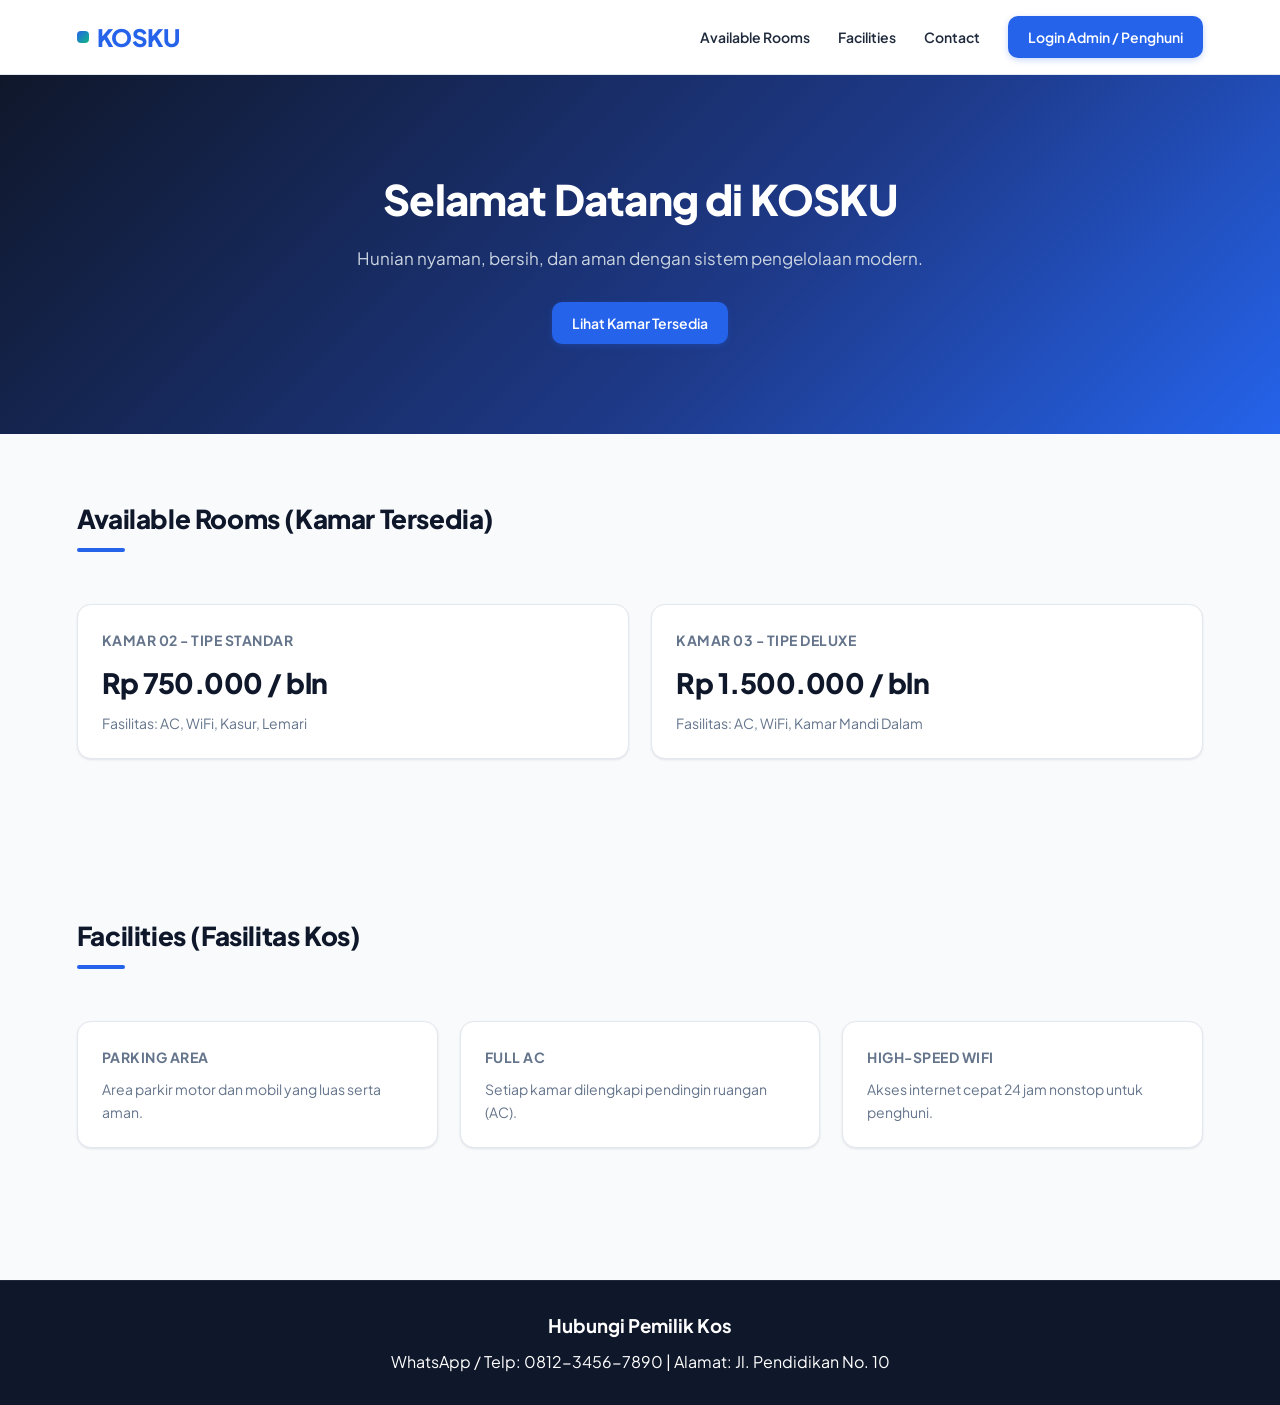
<file: index.html>
<!DOCTYPE html>
<html lang="id">
<head>
    <meta charset="UTF-8">
    <meta name="viewport" content="width=device-width, initial-scale=1.0">
    <title>KOSKU - Sistem Informasi Pengelolaan Kos</title>
    <link rel="stylesheet" href="css/style.css">
</head>
<body>
    <!-- Navigasi Atas -->
    <nav class="navbar">
        <div class="logo">KOSKU</div>
        <div class="nav-links">
            <a href="#kamar">Available Rooms</a>
            <a href="#fasilitas">Facilities</a>
            <a href="#kontak">Contact</a>
            <a href="login.html" class="btn-primary">Login Admin / Penghuni</a>
        </div>
    </nav>

    <!-- Header Selamat Datang -->
    <header style="text-align: center; padding: 70px 20px; background: #34495e; color: white;">
        <h1 style="font-size: 36px;">Selamat Datang di KOSKU</h1>
        <p style="margin: 15px 0 25px; font-size: 18px;">Hunian nyaman, bersih, dan aman dengan sistem pengelolaan modern.</p>
        <a href="#kamar" class="btn-primary">Lihat Kamar Tersedia</a>
    </header>

    <!-- Bagian Available Rooms -->
    <section id="kamar" class="section">
        <h2>Available Rooms (Kamar Tersedia)</h2>
        <div class="cards">
            <div class="card">
                <h3>Kamar 02 - Tipe Standar</h3>
                <div class="harga">Rp 750.000 / bln</div>
                <p>Fasilitas: AC, WiFi, Kasur, Lemari</p>
            </div>
            <div class="card">
                <h3>Kamar 03 - Tipe Deluxe</h3>
                <div class="harga">Rp 1.500.000 / bln</div>
                <p>Fasilitas: AC, WiFi, Kamar Mandi Dalam</p>
            </div>
        </div>
    </section>

    <!-- Bagian Facilities -->
    <section id="fasilitas" class="section">
        <h2>Facilities (Fasilitas Kos)</h2>
        <div class="cards">
            <div class="card">
                <h3>Parking Area</h3>
                <p>Area parkir motor dan mobil yang luas serta aman.</p>
            </div>
            <div class="card">
                <h3>Full AC</h3>
                <p>Setiap kamar dilengkapi pendingin ruangan (AC).</p>
            </div>
            <div class="card">
                <h3>High-Speed WiFi</h3>
                <p>Akses internet cepat 24 jam nonstop untuk penghuni.</p>
            </div>
        </div>
    </section>

    <!-- Bagian Contact -->
    <footer id="kontak" style="background: #2c3e50; color: white; text-align: center; padding: 30px 20px; margin-top: 40px;">
        <h3>Hubungi Pemilik Kos</h3>
        <p style="margin-top: 8px;">WhatsApp / Telp: 0812-3456-7890 | Alamat: Jl. Pendidikan No. 10</p>
    </footer>
</body>
</html>
</file>
<file: css/style.css>
/* =========================================================
   KOSKU - MODERN UI STYLESHEET
   ========================================================= */
@import url('https://fonts.googleapis.com/css2?family=Plus+Jakarta+Sans:wght@400;500;600;700;800&display=swap');

:root {
    --primary: #2563eb;
    --primary-hover: #1d4ed8;
    --primary-light: #eff6ff;
    --secondary: #0f172a;
    --sidebar-bg: #0f172a;
    --sidebar-hover: #1e293b;
    --accent: #10b981;
    --danger: #ef4444;
    --warning: #f59e0b;
    --bg-main: #f8fafc;
    --card-bg: #ffffff;
    --text-main: #1e293b;
    --text-muted: #64748b;
    --border-color: #e2e8f0;
    --shadow-sm: 0 1px 3px rgba(15, 23, 42, 0.06), 0 1px 2px rgba(15, 23, 42, 0.04);
    --shadow-md: 0 4px 12px rgba(15, 23, 42, 0.08);
    --shadow-lg: 0 12px 28px rgba(15, 23, 42, 0.14);
    --radius-md: 10px;
    --radius-lg: 14px;
}

* {
    margin: 0;
    padding: 0;
    box-sizing: border-box;
    font-family: 'Plus Jakarta Sans', -apple-system, BlinkMacSystemFont, 'Segoe UI', Roboto, sans-serif;
}

body {
    background-color: var(--bg-main);
    color: var(--text-main);
    line-height: 1.6;
    -webkit-font-smoothing: antialiased;
}

/* ================= NAVBAR (LANDING PAGE) ================= */
.navbar {
    background: rgba(255, 255, 255, 0.92);
    backdrop-filter: blur(10px);
    padding: 16px 6%;
    display: flex;
    justify-content: space-between;
    align-items: center;
    position: sticky;
    top: 0;
    z-index: 999;
    border-bottom: 1px solid var(--border-color);
}

.navbar .logo {
    font-size: 24px;
    font-weight: 800;
    letter-spacing: -0.5px;
    color: var(--primary);
    display: flex;
    align-items: center;
    gap: 8px;
}

.navbar .logo::before {
    content: "";
    display: inline-block;
    width: 12px;
    height: 12px;
    background: linear-gradient(135deg, var(--primary), var(--accent));
    border-radius: 4px;
}

.nav-links {
    display: flex;
    align-items: center;
    gap: 28px;
}

.nav-links a:not(.btn-primary) {
    text-decoration: none;
    color: var(--text-main);
    font-weight: 600;
    font-size: 14px;
    transition: color 0.2s;
}

.nav-links a:not(.btn-primary):hover {
    color: var(--primary);
}

/* ================= HERO HEADER ================= */
header {
    background: linear-gradient(135deg, #0f172a 0%, #1e3a8a 60%, #2563eb 100%) !important;
    padding: 90px 20px !important;
    position: relative;
    overflow: hidden;
}

header h1 {
    font-size: 42px !important;
    font-weight: 800;
    letter-spacing: -0.8px;
    margin-bottom: 12px;
}

header p {
    color: #cbd5e1;
    max-width: 600px;
    margin: 0 auto 30px !important;
    font-size: 17px !important;
}

/* ================= SECTIONS & CARDS ================= */
.section {
    padding: 64px 6%;
    max-width: 1280px;
    margin: 0 auto;
}

.section h2 {
    font-size: 26px;
    font-weight: 800;
    color: var(--secondary);
    margin-bottom: 28px;
    letter-spacing: -0.4px;
    position: relative;
    display: inline-block;
}

.section h2::after {
    content: "";
    display: block;
    width: 48px;
    height: 4px;
    background: var(--primary);
    border-radius: 2px;
    margin-top: 8px;
}

.cards {
    display: grid;
    grid-template-columns: repeat(auto-fit, minmax(250px, 1fr));
    gap: 22px;
    margin-top: 24px;
    margin-bottom: 28px;
}

.card {
    background: var(--card-bg);
    padding: 24px;
    border-radius: var(--radius-lg);
    border: 1px solid var(--border-color);
    box-shadow: var(--shadow-sm);
    transition: transform 0.22s ease, box-shadow 0.22s ease, border-color 0.22s ease;
}

.card:hover {
    transform: translateY(-4px);
    box-shadow: var(--shadow-md);
    border-color: #cbd5e1;
}

.card h3 {
    font-size: 14px;
    text-transform: uppercase;
    letter-spacing: 0.5px;
    color: var(--text-muted);
    font-weight: 700;
    margin-bottom: 10px;
}

.card .harga {
    font-size: 28px;
    font-weight: 800;
    color: var(--secondary);
    letter-spacing: -0.5px;
    margin: 6px 0;
}

.card p {
    font-size: 14px;
    color: var(--text-muted);
}

.card small {
    display: block;
    margin-top: 8px;
    color: var(--text-muted);
    font-size: 12.5px;
}

/* ================= BUTTONS ================= */
.btn-primary {
    background: var(--primary);
    color: #ffffff !important;
    padding: 10px 20px;
    border-radius: var(--radius-md);
    text-decoration: none;
    font-weight: 600;
    font-size: 14px;
    border: none;
    cursor: pointer;
    display: inline-flex;
    align-items: center;
    justify-content: center;
    gap: 6px;
    transition: all 0.2s ease;
    box-shadow: 0 2px 6px rgba(37, 99, 235, 0.25);
}

.btn-primary:hover {
    background: var(--primary-hover);
    transform: translateY(-1px);
    box-shadow: 0 4px 12px rgba(37, 99, 235, 0.35);
}

.btn-full {
    width: 100%;
    padding: 12px;
    font-size: 15px;
}

.btn-danger {
    background: #fee2e2 !important;
    color: #dc2626 !important;
    padding: 6px 12px !important;
    border-radius: 8px !important;
    font-weight: 600;
    transition: all 0.2s;
}

.btn-danger:hover {
    background: #dc2626 !important;
    color: #ffffff !important;
}

/* ================= LOGIN PAGE ================= */
.login-wrapper {
    min-height: 100vh;
    display: flex;
    align-items: center;
    justify-content: center;
    padding: 20px;
    background: radial-gradient(circle at top right, #dbeafe, #f8fafc 60%);
}

.login-box {
    background: var(--card-bg);
    padding: 40px 36px;
    border-radius: 18px;
    width: 100%;
    max-width: 420px;
    box-shadow: var(--shadow-lg);
    border: 1px solid var(--border-color);
}

.login-box h2 {
    font-size: 26px;
    font-weight: 800;
    color: var(--secondary);
    text-align: center;
    margin-bottom: 6px;
}

.login-box .subtitle {
    text-align: center;
    color: var(--text-muted);
    font-size: 14px;
    margin-bottom: 28px;
}

/* ================= FORMS & INPUTS ================= */
.form-group {
    margin-bottom: 16px;
}

.form-group label {
    display: block;
    font-size: 13px;
    font-weight: 600;
    color: var(--text-main);
    margin-bottom: 6px;
}

.form-group input,
.form-group select {
    width: 100%;
    padding: 11px 14px;
    border: 1.5px solid var(--border-color);
    border-radius: var(--radius-md);
    font-size: 14px;
    color: var(--text-main);
    background-color: #ffffff;
    transition: border-color 0.2s, box-shadow 0.2s;
}

.form-group input:focus,
.form-group select:focus {
    outline: none;
    border-color: var(--primary);
    box-shadow: 0 0 0 3px rgba(37, 99, 235, 0.12);
}

/* ================= ADMIN & PENGHUNI LAYOUT ================= */
.wrapper {
    display: flex;
    min-height: 100vh;
}

.sidebar {
    width: 260px;
    background: var(--sidebar-bg);
    color: #ffffff;
    padding: 28px 18px;
    display: flex;
    flex-direction: column;
    gap: 6px;
    position: sticky;
    top: 0;
    height: 100vh;
    flex-shrink: 0;
}

.sidebar h2 {
    font-size: 22px;
    font-weight: 800;
    letter-spacing: -0.5px;
    padding: 0 12px 20px;
    margin-bottom: 10px;
    border-bottom: 1px solid #1e293b;
    color: #ffffff;
    display: flex;
    align-items: center;
    gap: 10px;
}

.sidebar h2::before {
    content: "";
    width: 10px;
    height: 10px;
    border-radius: 3px;
    background: var(--accent);
}

.sidebar a {
    color: #94a3b8;
    text-decoration: none;
    padding: 12px 14px;
    border-radius: var(--radius-md);
    font-size: 14px;
    font-weight: 600;
    transition: all 0.2s ease;
    display: flex;
    align-items: center;
}

.sidebar a:hover {
    background: var(--sidebar-hover);
    color: #ffffff;
    transform: translateX(3px);
}

.sidebar a.active {
    background: var(--primary);
    color: #ffffff;
    box-shadow: 0 4px 12px rgba(37, 99, 235, 0.35);
}

.sidebar a[href="logout.php"] {
    margin-top: auto;
    color: #f87171;
}

.sidebar a[href="logout.php"]:hover {
    background: rgba(239, 68, 68, 0.15);
    color: #fca5a5;
}

.main-content {
    flex: 1;
    padding: 36px 40px;
    max-width: 100%;
    overflow-x: hidden;
}

.main-content h1 {
    font-size: 26px;
    font-weight: 800;
    color: var(--secondary);
    letter-spacing: -0.5px;
}

/* ================= TABLES ================= */
.table-container {
    background: var(--card-bg);
    padding: 24px;
    border-radius: var(--radius-lg);
    border: 1px solid var(--border-color);
    box-shadow: var(--shadow-sm);
    overflow-x: auto;
    margin-top: 20px;
}

.table-container h3 {
    font-size: 17px;
    font-weight: 700;
    margin-bottom: 16px;
    color: var(--secondary);
}

table {
    width: 100%;
    border-collapse: collapse;
    text-align: left;
    font-size: 14px;
}

thead tr {
    background-color: #f1f5f9;
    border-bottom: 2px solid var(--border-color);
}

th {
    padding: 13px 16px;
    font-weight: 700;
    font-size: 12.5px;
    text-transform: uppercase;
    letter-spacing: 0.5px;
    color: var(--text-muted);
}

td {
    padding: 14px 16px;
    border-bottom: 1px solid var(--border-color);
    color: var(--text-main);
    vertical-align: middle;
}

tbody tr {
    transition: background-color 0.15s ease;
}

tbody tr:hover {
    background-color: #f8fafc;
}

tbody tr:last-child td {
    border-bottom: none;
}

/* ================= BADGES & MODALS ================= */
.badge-lunas {
    background: #dcfce7 !important;
    color: #15803d !important;
    padding: 5px 12px !important;
    border-radius: 999px !important;
    font-size: 12px !important;
    font-weight: 700 !important;
    display: inline-block;
}

.badge-belum {
    background: #fef3c7 !important;
    color: #b45309 !important;
    padding: 5px 12px !important;
    border-radius: 999px !important;
    font-size: 12px !important;
    font-weight: 700 !important;
    display: inline-block;
}

.modal {
    backdrop-filter: blur(4px);
    animation: fadeIn 0.2s ease;
}

.modal-content {
    border-radius: 16px !important;
    box-shadow: var(--shadow-lg) !important;
    border: 1px solid var(--border-color);
    animation: slideUp 0.25s ease;
}

@keyframes fadeIn {
    from { opacity: 0; }
    to { opacity: 1; }
}

@keyframes slideUp {
    from { transform: translateY(14px); opacity: 0; }
    to { transform: translateY(0); opacity: 1; }
}

/* ================= FOOTER ================= */
footer {
    background: var(--secondary) !important;
    border-top: 1px solid #1e293b;
}

/* ================= RESPONSIVE & PRINT ================= */
@media (max-width: 768px) {
    .wrapper {
        flex-direction: column;
    }
    .sidebar {
        width: 100%;
        height: auto;
        position: static;
        flex-direction: row;
        flex-wrap: wrap;
        padding: 16px;
    }
    .sidebar h2 {
        width: 100%;
        padding-bottom: 12px;
    }
    .main-content {
        padding: 20px;
    }
}

@media print {
    .sidebar, .btn-primary, form {
        display: none !important;
    }
    .main-content {
        padding: 0 !important;
    }
    .table-container, .card {
        box-shadow: none !important;
        border: 1px solid #ccc !important;
    }
}
</file>
